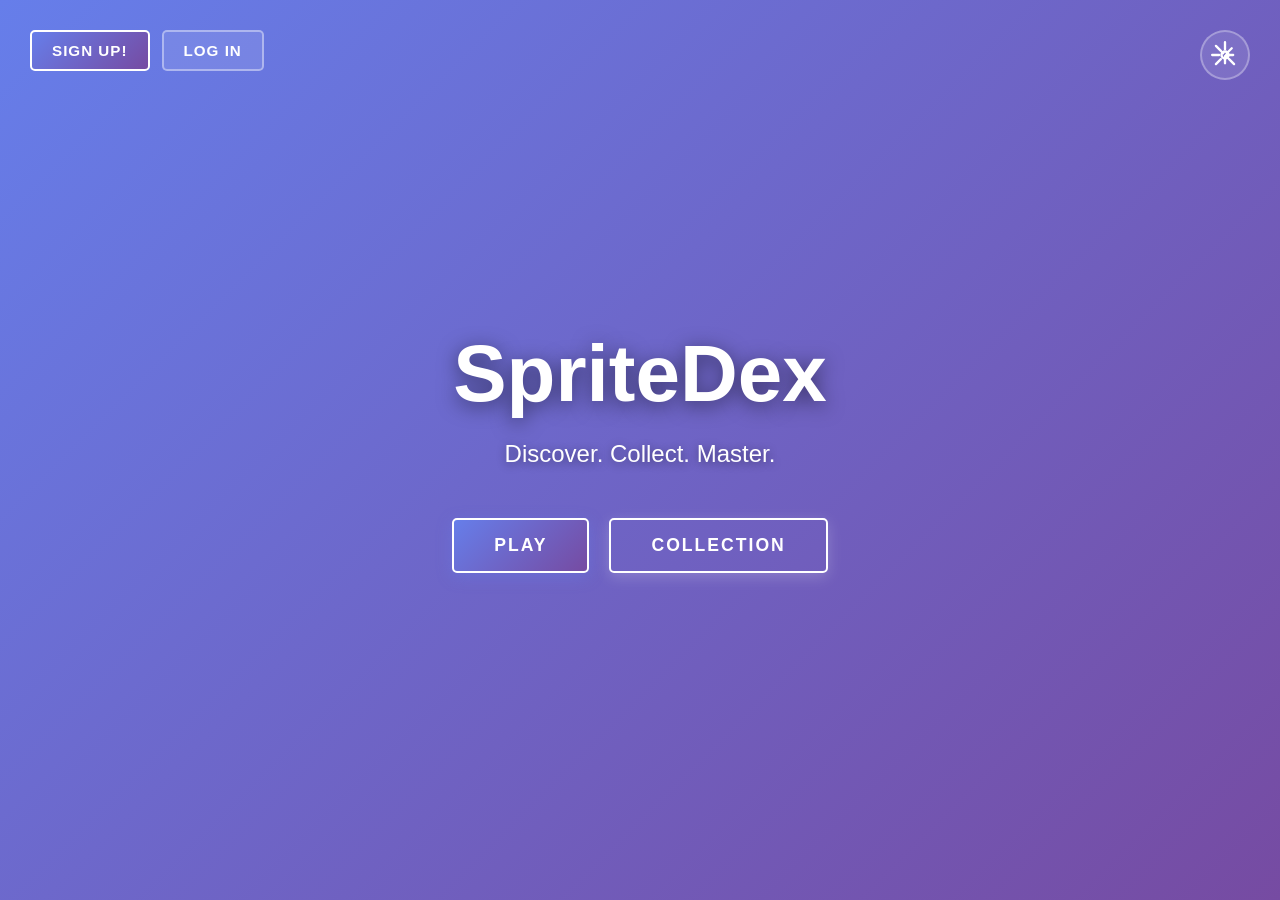
<file: index.html>
<!DOCTYPE html>
<html lang="en">
<head>
    <meta charset="UTF-8">
    <meta name="viewport" content="width=device-width, initial-scale=1.0">
    <title>SpriteDex</title>
    <link rel="stylesheet" href="styles.css">
</head>
<body>
    <!-- Settings Menu (Moved Outside Container) -->
    <div class="settings-menu" id="settingsMenu">
        <div class="menu-header">
            <h3>Settings</h3>
            <span class="menu-close" onclick="toggleMenu()">✕</span>
        </div>
        <ul class="menu-list">
            <li><a href="#settings" onclick="handleMenuClick('settings')">⚙️ Settings</a></li>
            <li><a href="#profile" onclick="handleMenuClick('profile')">👤 Profile</a></li>
            <li><a href="#about" onclick="handleMenuClick('about')">ℹ️ About</a></li>
            <li><a href="#help" onclick="handleMenuClick('help')">❓ Help</a></li>
            <li class="divider"></li>
            <li><a href="#logout" onclick="handleMenuClick('logout')" class="logout">🚪 Logout</a></li>
        </ul>
    </div>

    <!-- Sign Up Modal -->
    <div class="modal" id="signupModal">
        <div class="modal-content">
            <span class="modal-close" onclick="closeSignUp()">✕</span>
            <h2>Sign Up!</h2>
            <form id="signupForm">
                <div class="form-group">
                    <label for="signup-email">Email</label>
                    <input type="email" id="signup-email" required placeholder="Enter your email">
                </div>
                <div class="form-group">
                    <label for="signup-password">Password</label>
                    <input type="password" id="signup-password" required placeholder="Enter your password">
                </div>
                <div class="form-group">
                    <label for="signup-confirm">Confirm Password</label>
                    <input type="password" id="signup-confirm" required placeholder="Confirm your password">
                </div>
                <button type="submit" class="form-btn">Create Account</button>
            </form>
            <p class="form-footer">Already have an account? <a href="#" onclick="switchToLogin()">Log In</a></p>
        </div>
    </div>

    <!-- Log In Modal -->
    <div class="modal" id="loginModal">
        <div class="modal-content">
            <span class="modal-close" onclick="closeLogin()">✕</span>
            <h2>Log In</h2>
            <div class="login-container">
                <div class="login-form-section">
                    <form id="loginForm">
                        <div class="form-group">
                            <label for="login-email">Email</label>
                            <input type="email" id="login-email" required placeholder="Enter your email">
                        </div>
                        <div class="form-group">
                            <label for="login-password">Password</label>
                            <input type="password" id="login-password" required placeholder="Enter your password">
                        </div>
                        <button type="submit" class="form-btn">Log In</button>
                    </form>
                    <p class="form-footer">Don't have an account? <a href="#" onclick="switchToSignUp()">Sign Up</a></p>
                </div>
                <div class="accounts-section">
                    <h3>Saved Accounts</h3>
                    <div id="accountsList"></div>
                </div>
            </div>
        </div>
    </div>

    <div class="container">
        <!-- Settings Gear Icon -->
        <div class="settings-icon" onclick="toggleMenu()">
            <svg viewBox="0 0 24 24" fill="none" stroke="currentColor" stroke-width="2" stroke-linecap="round" stroke-linejoin="round">
                <circle cx="12" cy="12" r="3"></circle>
                <path d="M12 1v6m0 6v6M4.22 4.22l4.24 4.24m5.08 5.08l4.24 4.24M1 12h6m6 0h6M4.22 19.78l4.24-4.24m5.08-5.08l4.24-4.24M19.78 19.78l-4.24-4.24m-5.08-5.08l-4.24-4.24"></path>
            </svg>
        </div>

        <!-- Auth Buttons (Top Left) -->
        <div class="auth-buttons">
            <button class="auth-btn auth-signup" onclick="openSignUp()">Sign Up!</button>
            <button class="auth-btn auth-login" onclick="openLogin()">Log In</button>
        </div>

        <!-- Main Content -->
        <div class="content">
            <h1 class="title">SpriteDex</h1>
            <p class="subtitle">Discover. Collect. Master.</p>
            
            <div class="button-group">
                <button class="btn btn-primary" onclick="goToMainMenu()">Play</button>
                <button class="btn btn-secondary">Collection</button>
            </div>
        </div>
    </div>

    <script src="script.js"></script>
</body>
</html>
</file>
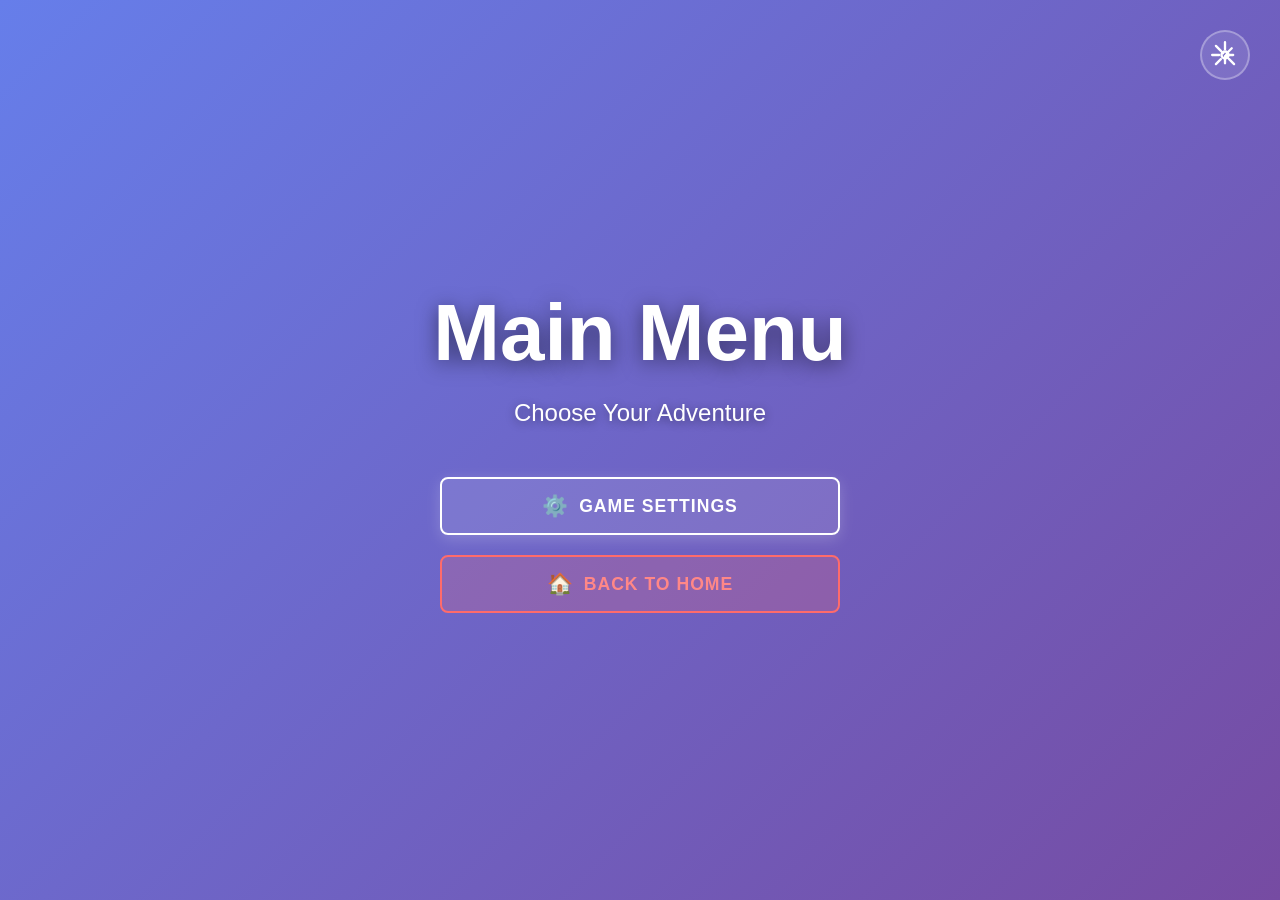
<file: main-menu.html>
<!DOCTYPE html>
<html lang="en">
<head>
    <meta charset="UTF-8">
    <meta name="viewport" content="width=device-width, initial-scale=1.0">
    <title>SpriteDex - Main Menu</title>
    <link rel="stylesheet" href="styles.css">
</head>
<body>
    <!-- Settings Menu -->
    <div class="settings-menu" id="settingsMenu">
        <div class="menu-header">
            <h3>Settings</h3>
            <span class="menu-close" onclick="toggleMenu()">✕</span>
        </div>
        <ul class="menu-list">
            <li><a href="#settings" onclick="handleMenuClick('settings')">⚙️ Settings</a></li>
            <li><a href="#profile" onclick="handleMenuClick('profile')">👤 Profile</a></li>
            <li><a href="#about" onclick="handleMenuClick('about')">ℹ️ About</a></li>
            <li><a href="#help" onclick="handleMenuClick('help')">❓ Help</a></li>
            <li class="divider"></li>
            <li><a href="#logout" onclick="handleMenuClick('logout')" class="logout">🚪 Logout</a></li>
        </ul>
    </div>

    <div class="container">
        <!-- Settings Gear Icon -->
        <div class="settings-icon" onclick="toggleMenu()">
            <svg viewBox="0 0 24 24" fill="none" stroke="currentColor" stroke-width="2" stroke-linecap="round" stroke-linejoin="round">
                <circle cx="12" cy="12" r="3"></circle>
                <path d="M12 1v6m0 6v6M4.22 4.22l4.24 4.24m5.08 5.08l4.24 4.24M1 12h6m6 0h6M4.22 19.78l4.24-4.24m5.08-5.08l4.24-4.24M19.78 19.78l-4.24-4.24m-5.08-5.08l-4.24-4.24"></path>
            </svg>
        </div>

        <!-- Main Menu Content -->
        <div class="content">
            <h1 class="title">Main Menu</h1>
            <p class="subtitle">Choose Your Adventure</p>
            
            <div class="menu-buttons">
                <button class="menu-btn menu-btn-secondary" onclick="goToSettings()">
                    <span class="btn-icon">⚙️</span>
                    <span>Game Settings</span>
                </button>
                <button class="menu-btn menu-btn-exit" onclick="goHome()">
                    <span class="btn-icon">🏠</span>
                    <span>Back to Home</span>
                </button>
            </div>
        </div>
    </div>

    <script src="script.js"></script>
</body>
</html>
</file>
<file: styles.css>
* {
    margin: 0;
    padding: 0;
    box-sizing: border-box;
}

body {
    font-family: 'Arial', sans-serif;
    background: linear-gradient(135deg, #667eea 0%, #764ba2 100%);
    min-height: 100vh;
    display: flex;
    justify-content: center;
    align-items: center;
    overflow: hidden;
}

.container {
    position: relative;
    width: 100%;
    height: 100vh;
    display: flex;
    justify-content: center;
    align-items: center;
}

/* Settings Gear Icon */
.settings-icon {
    position: fixed;
    top: 30px;
    right: 30px;
    width: 50px;
    height: 50px;
    background: rgba(255, 255, 255, 0.1);
    border: 2px solid rgba(255, 255, 255, 0.3);
    border-radius: 50%;
    display: flex;
    justify-content: center;
    align-items: center;
    cursor: pointer;
    transition: all 0.3s ease;
    color: #fff;
    z-index: 100;
}

.settings-icon:hover {
    background: rgba(255, 255, 255, 0.2);
    border-color: rgba(255, 255, 255, 0.6);
    transform: rotate(90deg);
    box-shadow: 0 0 20px rgba(255, 255, 255, 0.4);
}

.settings-icon svg {
    width: 28px;
    height: 28px;
}

/* Settings Menu */
.settings-menu {
    position: fixed;
    top: 90px;
    right: 30px;
    width: 250px;
    background: rgba(20, 10, 40, 0.95);
    border: 2px solid rgba(255, 255, 255, 0.3);
    border-radius: 10px;
    box-shadow: 0 10px 40px rgba(0, 0, 0, 0.5);
    backdrop-filter: blur(10px);
    opacity: 0;
    visibility: hidden;
    transform: translateY(-10px);
    transition: all 0.3s ease;
    z-index: 9999;
}

.settings-menu.active {
    opacity: 1;
    visibility: visible;
    transform: translateY(0);
}

.menu-header {
    display: flex;
    justify-content: space-between;
    align-items: center;
    padding: 15px 20px;
    border-bottom: 1px solid rgba(255, 255, 255, 0.2);
    color: white;
}

.menu-header h3 {
    font-size: 1.2rem;
    font-weight: bold;
}

.menu-close {
    cursor: pointer;
    font-size: 1.5rem;
    transition: all 0.3s ease;
    color: rgba(255, 255, 255, 0.7);
}

.menu-close:hover {
    color: white;
    transform: rotate(90deg);
}

.menu-list {
    list-style: none;
    padding: 10px 0;
}

.menu-list li {
    margin: 0;
}

.menu-list a {
    display: block;
    padding: 12px 20px;
    color: rgba(255, 255, 255, 0.8);
    text-decoration: none;
    transition: all 0.3s ease;
    cursor: pointer;
}

.menu-list a:hover {
    background: rgba(255, 255, 255, 0.1);
    color: white;
    padding-left: 25px;
}

.menu-list a.logout {
    color: #ff6b6b;
}

.menu-list a.logout:hover {
    background: rgba(255, 107, 107, 0.1);
    color: #ff8787;
}

.menu-list .divider {
    height: 1px;
    background: rgba(255, 255, 255, 0.1);
    margin: 5px 0;
}

/* Modals */
.modal {
    position: fixed;
    top: 0;
    left: 0;
    width: 100%;
    height: 100%;
    background: rgba(0, 0, 0, 0.6);
    display: none;
    justify-content: center;
    align-items: center;
    z-index: 5000;
    animation: fadeIn 0.3s ease;
    overflow-y: auto;
}

.modal.show {
    display: flex;
}

.modal-content {
    background: rgba(20, 10, 40, 0.95);
    border: 2px solid rgba(255, 255, 255, 0.3);
    border-radius: 15px;
    padding: 40px;
    width: 90%;
    max-width: 500px;
    position: relative;
    backdrop-filter: blur(10px);
    box-shadow: 0 10px 40px rgba(0, 0, 0, 0.5);
    animation: slideDown 0.3s ease;
    margin: auto;
}

.modal-close {
    position: absolute;
    top: 15px;
    right: 20px;
    font-size: 1.8rem;
    cursor: pointer;
    color: rgba(255, 255, 255, 0.7);
    transition: all 0.3s ease;
}

.modal-close:hover {
    color: white;
    transform: rotate(90deg);
}

.modal-content h2 {
    color: white;
    margin-bottom: 25px;
    text-align: center;
    font-size: 1.8rem;
}

/* Login Container */
.login-container {
    display: flex;
    gap: 20px;
    align-items: flex-start;
}

.login-form-section {
    flex: 1;
}

.accounts-section {
    flex: 1;
    border-left: 1px solid rgba(255, 255, 255, 0.2);
    padding-left: 20px;
}

.accounts-section h3 {
    color: white;
    font-size: 1rem;
    margin-bottom: 15px;
    text-align: center;
}

#accountsList {
    display: flex;
    flex-direction: column;
    gap: 10px;
    max-height: 300px;
    overflow-y: auto;
}

.account-item {
    background: rgba(255, 255, 255, 0.1);
    border: 1px solid rgba(255, 255, 255, 0.2);
    border-radius: 8px;
    padding: 10px;
    transition: all 0.3s ease;
}

.account-item:hover {
    background: rgba(255, 255, 255, 0.15);
    border-color: rgba(255, 255, 255, 0.4);
}

.account-info {
    display: flex;
    justify-content: space-between;
    align-items: center;
}

.account-email {
    color: rgba(255, 255, 255, 0.9);
    font-size: 0.9rem;
    word-break: break-all;
    flex: 1;
}

.account-remove {
    background: rgba(255, 107, 107, 0.3);
    border: 1px solid #ff6b6b;
    color: #ff8787;
    width: 28px;
    height: 28px;
    border-radius: 50%;
    cursor: pointer;
    display: flex;
    align-items: center;
    justify-content: center;
    font-size: 1.2rem;
    transition: all 0.3s ease;
    flex-shrink: 0;
    margin-left: 8px;
    padding: 0;
}

.account-remove:hover {
    background: rgba(255, 107, 107, 0.5);
    transform: rotate(90deg);
}

/* Form Styles */
.form-group {
    margin-bottom: 20px;
}

.form-group label {
    display: block;
    color: rgba(255, 255, 255, 0.9);
    margin-bottom: 8px;
    font-weight: bold;
    font-size: 0.95rem;
}

.form-group input {
    width: 100%;
    padding: 12px 15px;
    background: rgba(255, 255, 255, 0.1);
    border: 2px solid rgba(255, 255, 255, 0.3);
    border-radius: 8px;
    color: white;
    font-size: 1rem;
    transition: all 0.3s ease;
}

.form-group input:focus {
    outline: none;
    background: rgba(255, 255, 255, 0.15);
    border-color: rgba(255, 255, 255, 0.6);
    box-shadow: 0 0 15px rgba(102, 126, 234, 0.3);
}

.form-group input::placeholder {
    color: rgba(255, 255, 255, 0.5);
}

.form-btn {
    width: 100%;
    padding: 12px 20px;
    background: linear-gradient(135deg, #667eea 0%, #764ba2 100%);
    color: white;
    border: 2px solid white;
    border-radius: 8px;
    font-size: 1rem;
    font-weight: bold;
    cursor: pointer;
    transition: all 0.3s ease;
    text-transform: uppercase;
    letter-spacing: 1px;
}

.form-btn:hover {
    transform: translateY(-2px);
    box-shadow: 0 6px 20px rgba(102, 126, 234, 0.4);
}

.form-btn:active {
    transform: translateY(0);
}

.form-footer {
    margin-top: 20px;
    text-align: center;
    color: rgba(255, 255, 255, 0.8);
    font-size: 0.95rem;
}

.form-footer a {
    color: #667eea;
    text-decoration: none;
    font-weight: bold;
    cursor: pointer;
    transition: all 0.3s ease;
}

.form-footer a:hover {
    color: #764ba2;
    text-decoration: underline;
}

/* Auth Buttons */
.auth-buttons {
    position: fixed;
    top: 30px;
    left: 30px;
    display: flex;
    gap: 12px;
    z-index: 100;
}

.auth-btn {
    padding: 10px 20px;
    font-size: 0.95rem;
    font-weight: bold;
    border: 2px solid rgba(255, 255, 255, 0.4);
    background: rgba(255, 255, 255, 0.1);
    color: white;
    border-radius: 5px;
    cursor: pointer;
    transition: all 0.3s ease;
    text-transform: uppercase;
    letter-spacing: 1px;
}

.auth-signup {
    background: linear-gradient(135deg, #667eea 0%, #764ba2 100%);
    border: 2px solid white;
}

.auth-signup:hover {
    background: linear-gradient(135deg, #764ba2 0%, #667eea 100%);
    box-shadow: 0 4px 15px rgba(255, 255, 255, 0.3);
    transform: translateY(-2px);
}

.auth-login {
    background: rgba(255, 255, 255, 0.1);
    border: 2px solid rgba(255, 255, 255, 0.4);
}

.auth-login:hover {
    background: rgba(255, 255, 255, 0.2);
    border-color: rgba(255, 255, 255, 0.7);
    box-shadow: 0 4px 15px rgba(255, 255, 255, 0.2);
    transform: translateY(-2px);
}

.auth-btn:active {
    transform: translateY(0);
}

/* Main Content */
.content {
    text-align: center;
    color: white;
    z-index: 10;
}

.title {
    font-size: 5rem;
    font-weight: bold;
    margin-bottom: 20px;
    text-shadow: 0 4px 20px rgba(0, 0, 0, 0.5);
    animation: slideDown 0.8s ease-out;
}

.subtitle {
    font-size: 1.5rem;
    margin-bottom: 50px;
    text-shadow: 0 2px 10px rgba(0, 0, 0, 0.4);
    animation: fadeIn 1s ease-out 0.3s both;
}

/* Buttons */
.button-group {
    display: flex;
    gap: 20px;
    justify-content: center;
    animation: fadeIn 1s ease-out 0.6s both;
}

.btn {
    padding: 15px 40px;
    font-size: 1.1rem;
    font-weight: bold;
    border: none;
    border-radius: 5px;
    cursor: pointer;
    transition: all 0.3s ease;
    text-transform: uppercase;
    letter-spacing: 2px;
}

.btn-primary {
    background: linear-gradient(135deg, #667eea 0%, #764ba2 100%);
    color: white;
    border: 2px solid white;
    box-shadow: 0 4px 15px rgba(102, 126, 234, 0.4);
}

.btn-primary:hover {
    transform: scale(1.05);
    box-shadow: 0 6px 25px rgba(102, 126, 234, 0.6);
    background: linear-gradient(135deg, #764ba2 0%, #667eea 100%);
}

.btn-primary:active {
    transform: scale(0.98);
}

.btn-secondary {
    background: transparent;
    color: white;
    border: 2px solid white;
    box-shadow: 0 4px 15px rgba(255, 255, 255, 0.2);
}

.btn-secondary:hover {
    background: rgba(255, 255, 255, 0.1);
    transform: scale(1.05);
    box-shadow: 0 6px 25px rgba(255, 255, 255, 0.4);
}

.btn-secondary:active {
    transform: scale(0.98);
}

/* Main Menu Buttons */
.menu-buttons {
    display: flex;
    flex-direction: column;
    gap: 20px;
    justify-content: center;
    animation: fadeIn 1s ease-out 0.6s both;
    max-width: 400px;
    margin: 0 auto;
}

.menu-btn {
    padding: 15px 30px;
    font-size: 1.1rem;
    font-weight: bold;
    border: 2px solid white;
    border-radius: 8px;
    cursor: pointer;
    transition: all 0.3s ease;
    text-transform: uppercase;
    letter-spacing: 1px;
    display: flex;
    align-items: center;
    justify-content: center;
    gap: 10px;
    color: white;
}

.menu-btn:hover {
    transform: translateY(-3px);
}

.menu-btn:active {
    transform: translateY(-1px);
}

.menu-btn-primary {
    background: linear-gradient(135deg, #667eea 0%, #764ba2 100%);
    box-shadow: 0 4px 15px rgba(102, 126, 234, 0.4);
}

.menu-btn-primary:hover {
    box-shadow: 0 8px 25px rgba(102, 126, 234, 0.6);
    background: linear-gradient(135deg, #764ba2 0%, #667eea 100%);
}

.menu-btn-secondary {
    background: rgba(255, 255, 255, 0.1);
    box-shadow: 0 4px 15px rgba(255, 255, 255, 0.2);
}

.menu-btn-secondary:hover {
    background: rgba(255, 255, 255, 0.2);
    box-shadow: 0 8px 25px rgba(255, 255, 255, 0.3);
}

.menu-btn-exit {
    background: rgba(255, 107, 107, 0.2);
    border-color: #ff6b6b;
    color: #ff8787;
}

.menu-btn-exit:hover {
    background: rgba(255, 107, 107, 0.3);
    box-shadow: 0 8px 25px rgba(255, 107, 107, 0.3);
}

.btn-icon {
    font-size: 1.3rem;
}

/* Animations */
@keyframes slideDown {
    from {
        opacity: 0;
        transform: translateY(-50px);
    }
    to {
        opacity: 1;
        transform: translateY(0);
    }
}

@keyframes fadeIn {
    from {
        opacity: 0;
    }
    to {
        opacity: 1;
    }
}

/* Responsive Design */
@media (max-width: 768px) {
    .title {
        font-size: 3rem;
    }

    .subtitle {
        font-size: 1.2rem;
    }

    .button-group {
        flex-direction: column;
        gap: 15px;
    }

    .btn {
        padding: 12px 30px;
        font-size: 1rem;
    }

    .settings-icon {
        width: 40px;
        height: 40px;
        top: 20px;
        right: 20px;
    }

    .settings-icon svg {
        width: 24px;
        height: 24px;
    }

    .settings-menu {
        top: 70px;
        right: 20px;
        width: 200px;
    }

    .auth-buttons {
        top: 20px;
        left: 20px;
        gap: 8px;
    }

    .auth-btn {
        padding: 8px 15px;
        font-size: 0.85rem;
    }

    .modal-content {
        padding: 30px 25px;
        width: 95%;
        max-width: 95%;
    }

    .modal-content h2 {
        font-size: 1.5rem;
    }

    .form-group input {
        padding: 10px 12px;
        font-size: 16px;
    }

    .menu-btn {
        padding: 12px 20px;
        font-size: 0.95rem;
        gap: 8px;
    }

    .btn-icon {
        font-size: 1.1rem;
    }

    .menu-buttons {
        max-width: 90%;
    }

    .login-container {
        flex-direction: column;
        gap: 15px;
    }

    .accounts-section {
        border-left: none;
        border-top: 1px solid rgba(255, 255, 255, 0.2);
        padding-left: 0;
        padding-top: 15px;
    }

    #accountsList {
        max-height: 200px;
    }
}
</file>
